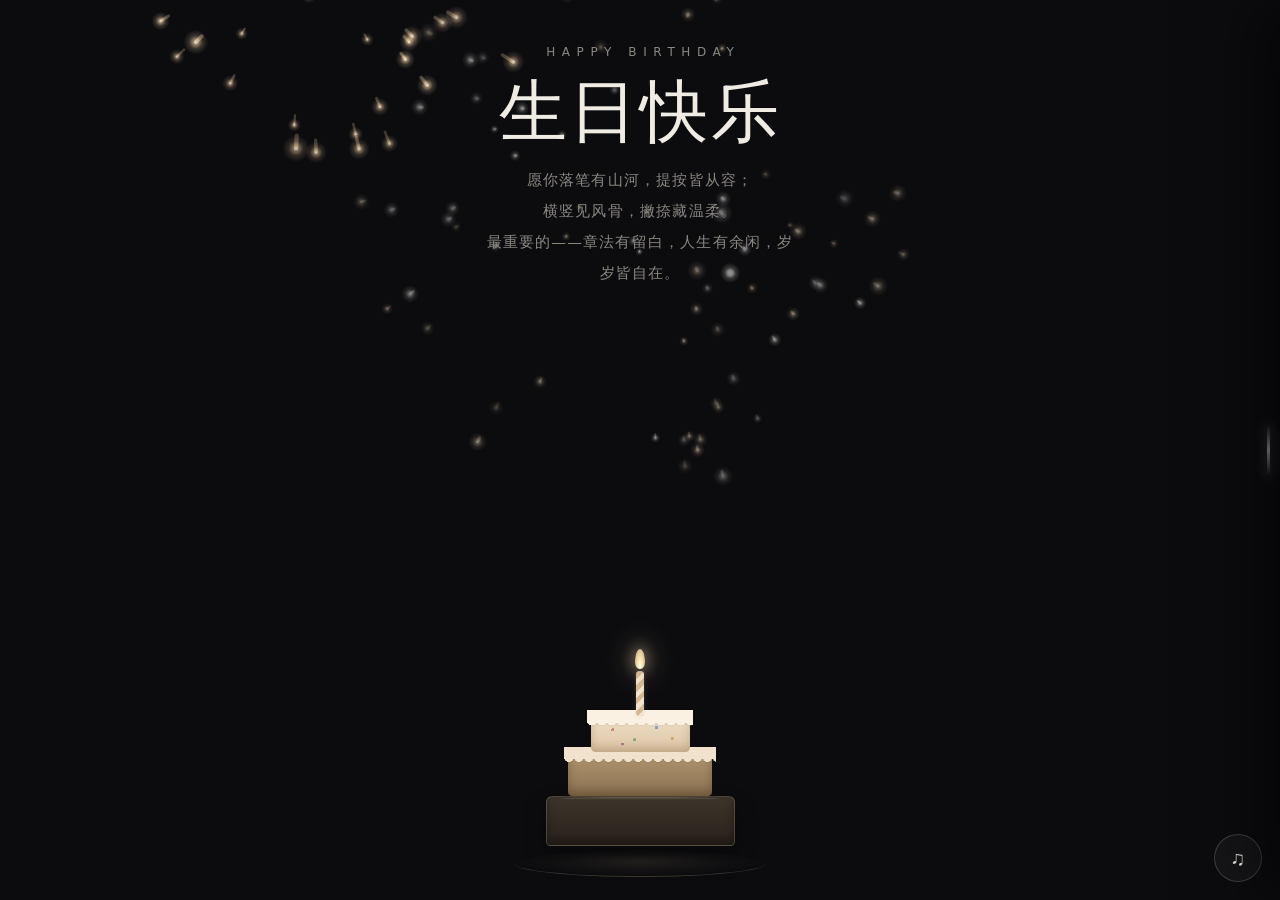
<file: index.html>
<!DOCTYPE html>
<html lang="zh-CN">
<head>
<meta charset="UTF-8">
<meta name="viewport" content="width=device-width, initial-scale=1, maximum-scale=1, user-scalable=no, viewport-fit=cover">
<meta name="theme-color" content="#0c0c0f">
<meta name="apple-mobile-web-app-capable" content="yes">
<meta name="apple-mobile-web-app-status-bar-style" content="black-translucent">
<meta name="format-detection" content="telephone=no">
<title>生日快乐 · Happy Birthday</title>

<link rel="stylesheet" href="css/style.css">
</head>

<body>

<canvas id="fx"></canvas>

<!-- ============ 侧边触发条 ============ -->
<button class="drawer-trigger" id="drawerTrigger" type="button" aria-label="打开播放信息">
  <span class="drawer-trigger-line"></span>
</button>

<!-- ============ 抽屉遮罩 ============ -->
<div class="drawer-overlay" id="drawerOverlay"></div>

<!-- ============ 侧边抽屉 · 正在播放 ============ -->
<aside class="drawer" id="songDrawer" aria-label="正在播放">
  <button class="drawer-close" id="drawerClose" type="button" aria-label="关闭">×</button>

  <div class="np-header">
    <span class="np-dot"></span>
    <span class="np-label">正在播放 · 林俊杰</span>
  </div>

  <div class="np-body" id="nowPlaying" title="点击在网易云搜索这首歌">
    <p class="np-title" id="npTitle">江南</p>
    <p class="np-meta" id="npMeta">《第二天堂》 · 2004</p>
    <p class="np-lyric" id="npLyric">圈圈圆圆圈圈，天天年年天天的我</p>
  </div>

  <div class="np-controls">
    <span class="np-search-hint">点击歌名去搜索</span>
    <button class="np-btn" id="npPrev" type="button" aria-label="上一首">‹</button>
    <button class="np-btn" id="npNext" type="button" aria-label="下一首">›</button>
  </div>
</aside>

<main class="stage">

  <header class="hero">
    <p class="eyebrow">Happy Birthday</p>
    <h1 class="title">生日快乐</h1>
    <p class="wish">
      愿你落笔有山河，提按皆从容；<br>
      横竖见风骨，撇捺藏温柔。<br>
      最重要的——章法有留白，人生有余闲，岁岁皆自在。
    </p>
  </header>

  <div class="cake-scene" aria-hidden="true">
    <div class="cake">
      <div class="candle"><div class="flame"></div></div>
      <div class="layer layer-1"></div>
      <div class="layer layer-2"></div>
      <div class="layer layer-3"></div>
      <div class="plate"></div>
    </div>
  </div>

</main>

<button id="musicFab" class="music-fab" type="button" aria-label="播放音乐">♫</button>

<div class="panel-overlay" id="panelOverlay">
  <div class="panel" role="dialog" aria-label="播放音乐">
    <button class="panel-close" id="panelClose" type="button" aria-label="关闭">×</button>
    <h2>播放音乐</h2>
    <p>粘贴网易云 / QQ音乐 / Spotify 的歌曲分享链接，将直接唤起对应 App 播放。</p>
    <input id="musicInput" class="panel-input" type="url" inputmode="url" autocomplete="off" placeholder="粘贴音乐分享链接…" />
    <div class="panel-actions">
      <button id="openLinkBtn" class="panel-btn primary" type="button">打开链接</button>
      <button id="searchBtn" class="panel-btn" type="button">搜索生日歌</button>
    </div>
    <div class="panel-hint" id="panelHint">
      支持：<br>
      网易云 music.163.com/song?id=…　·　QQ音乐 y.qq.com/…<br>
      Spotify open.spotify.com/track/…　·　YouTube Music music.youtube.com/watch?v=…
    </div>
  </div>
</div>

<script src="js/script.js"></script>
</body>
</html>
</file>
<file: css/style.css>
/* ==========================================================
   1. 基础 & 极简背景
   ========================================================== */
*, *::before, *::after { box-sizing: border-box; }

:root {
  --bg: #0c0c0f;
  --text: #f0ece4;
  --text-dim: #8a8680;
  --accent: #d4b896;
  --accent-soft: #a89070;
  --surface: rgba(255, 255, 255, .045);
  --border: rgba(255, 255, 255, .1);
  --border-strong: rgba(255, 255, 255, .18);
  --safe-top: env(safe-area-inset-top, 0px);
  --safe-right: env(safe-area-inset-right, 0px);
  --safe-bottom: env(safe-area-inset-bottom, 0px);
  --safe-left: env(safe-area-inset-left, 0px);
}

html {
  height: 100%;
  -webkit-text-size-adjust: 100%;
  text-size-adjust: 100%;
}

html, body {
  margin: 0;
  padding: 0;
  overflow: hidden;
  overscroll-behavior: none;
}

body {
  height: 100vh;
  height: 100dvh;
  min-height: 100vh;
  min-height: 100dvh;
  background: var(--bg);
  color: var(--text);
  font-family: "Helvetica Neue", "PingFang SC", "Hiragino Sans GB", "Microsoft YaHei", system-ui, sans-serif;
  -webkit-tap-highlight-color: transparent;
  touch-action: manipulation;
  user-select: none;
  -webkit-user-select: none;
  font-weight: 300;
}

/* ==========================================================
   2. 烟花画布
   ========================================================== */
#fx {
  position: fixed;
  inset: 0;
  width: 100%;
  height: 100%;
  z-index: 0;
  pointer-events: none;
  touch-action: none;
}

/* ==========================================================
   3. 舞台布局
   ========================================================== */
.stage {
  position: relative;
  z-index: 2;
  display: flex;
  flex-direction: column;
  align-items: center;
  justify-content: space-between;
  height: 100vh;
  height: 100dvh;
  padding:
    calc(var(--safe-top) + max(28px, 5vh))
    calc(var(--safe-right) + 20px)
    calc(var(--safe-bottom) + max(20px, 3vh))
    calc(var(--safe-left) + 20px);
  text-align: center;
}

/* ---------- 文字 ---------- */
.hero {
  display: flex;
  flex-direction: column;
  align-items: center;
  gap: clamp(10px, 1.6vh, 18px);
  pointer-events: none;
}

.hero > * {
  animation: rise .9s cubic-bezier(.2, .7, .3, 1) both;
}
.hero > *:nth-child(1) { animation-delay: .05s; }
.hero > *:nth-child(2) { animation-delay: .18s; }
.hero > *:nth-child(3) { animation-delay: .32s; }
.hero > *:nth-child(4) { animation-delay: .48s; }

@keyframes rise {
  from { opacity: 0; transform: translateY(16px); filter: blur(6px); }
  to   { opacity: 1; transform: translateY(0);    filter: blur(0); }
}

.eyebrow {
  margin: 0;
  font-size: clamp(10px, 1.5vmin, 12px);
  letter-spacing: .55em;
  text-indent: .55em;
  text-transform: uppercase;
  color: var(--text-dim);
  font-weight: 300;
}

.title {
  margin: 0;
  font-size: clamp(2rem, 7.5vmin, 4.6rem);
  line-height: 1.15;
  font-weight: 200;
  letter-spacing: .04em;
  color: var(--text);
}

.name {
  margin: 0;
  font-size: clamp(.95rem, 2.8vmin, 1.6rem);
  letter-spacing: .3em;
  text-indent: .3em;
  color: var(--accent);
  font-weight: 300;
}

.wish {
  margin: 0;
  max-width: 34ch;
  font-size: clamp(.72rem, 1.9vmin, .92rem);
  line-height: 2.1;
  letter-spacing: .08em;
  color: var(--text-dim);
  font-weight: 300;
}

/* ==========================================================
   4. 侧边触发条
   ========================================================== */
.drawer-trigger {
  position: fixed;
  top: 50%;
  right: var(--safe-right);
  transform: translateY(-50%);
  z-index: 16;
  width: 24px;
  height: 140px;
  padding: 0;
  border: none;
  background: transparent;
  cursor: pointer;
  display: flex;
  align-items: center;
  justify-content: center;
  -webkit-tap-highlight-color: transparent;
  transition: opacity .3s ease;
}

.drawer-trigger-line {
  display: block;
  width: 3px;
  height: 54px;
  border-radius: 3px;
  background: linear-gradient(180deg,
              transparent 0%,
              rgba(255, 255, 255, .55) 50%,
              transparent 100%);
  box-shadow: 0 0 12px rgba(255, 255, 255, .3);
  animation: triggerPulse 3.2s ease-in-out infinite;
  transition: height .3s ease, background .3s ease, box-shadow .3s ease;
}

.drawer-trigger:hover .drawer-trigger-line,
.drawer-trigger:focus-visible .drawer-trigger-line {
  height: 76px;
  background: linear-gradient(180deg,
              transparent 0%,
              rgba(212, 184, 150, .95) 50%,
              transparent 100%);
  box-shadow: 0 0 18px rgba(212, 184, 150, .45);
}

@keyframes triggerPulse {
  0%, 100% { opacity: .35; }
  50%      { opacity: .9;  }
}

body.drawer-open .drawer-trigger {
  opacity: 0;
  pointer-events: none;
}

/* ==========================================================
   5. 抽屉遮罩
   ========================================================== */
.drawer-overlay {
  position: fixed;
  inset: 0;
  z-index: 31;
  background: rgba(0, 0, 0, .38);
  opacity: 0;
  pointer-events: none;
  transition: opacity .35s ease;
}

.drawer-overlay.open {
  opacity: 1;
  pointer-events: auto;
}

/* ==========================================================
   6. 侧边抽屉 · 正在播放
   ========================================================== */
.drawer {
  position: fixed;
  top: 0;
  right: 0;
  z-index: 32;
  width: min(300px, 82vw);
  height: 100vh;
  height: 100dvh;
  padding:
    calc(var(--safe-top) + 32px)
    calc(var(--safe-right) + 22px)
    calc(var(--safe-bottom) + 28px)
    22px;
  background: rgba(16, 16, 20, .94);
  backdrop-filter: blur(22px);
  -webkit-backdrop-filter: blur(22px);
  border-left: 1px solid rgba(255, 255, 255, .08);
  box-shadow: -24px 0 60px rgba(0, 0, 0, .55);
  transform: translateX(100%);
  transition: transform .42s cubic-bezier(.2, .8, .3, 1);
  display: flex;
  flex-direction: column;
  color: var(--text);
  overflow-y: auto;
  -webkit-overflow-scrolling: touch;
  touch-action: pan-y;
  will-change: transform;
}

.drawer.open {
  transform: translateX(0);
}

.drawer-close {
  position: absolute;
  top: calc(var(--safe-top) + 16px);
  right: calc(var(--safe-right) + 16px);
  width: 30px;
  height: 30px;
  border: none;
  border-radius: 8px;
  background: transparent;
  color: var(--text-dim);
  font-size: 22px;
  line-height: 1;
  cursor: pointer;
  transition: background .2s, color .2s;
}

.drawer-close:hover {
  background: rgba(255, 255, 255, .07);
  color: var(--text);
}

.np-header {
  display: flex;
  align-items: center;
  gap: 7px;
  margin-bottom: 22px;
}

.np-dot {
  width: 5px;
  height: 5px;
  border-radius: 50%;
  background: var(--accent);
  box-shadow: 0 0 8px rgba(212, 184, 150, .7);
  animation: dotPulse 1.8s ease-in-out infinite;
  flex-shrink: 0;
}

@keyframes dotPulse {
  0%, 100% { opacity: .5; transform: scale(.9); }
  50%      { opacity: 1;  transform: scale(1.25); }
}

.np-label {
  font-size: 10px;
  letter-spacing: .18em;
  text-transform: uppercase;
  color: var(--text-dim);
  font-weight: 300;
}

.np-body {
  cursor: pointer;
}

.np-title {
  margin: 0 0 6px;
  font-size: clamp(18px, 2.6vmin, 22px);
  font-weight: 400;
  letter-spacing: .05em;
  line-height: 1.4;
  color: var(--text);
  transition: color .25s;
}

.np-body:hover .np-title {
  color: var(--accent);
}

.np-meta {
  margin: 0 0 18px;
  font-size: 11.5px;
  color: var(--text-dim);
  letter-spacing: .04em;
}

.np-lyric {
  margin: 0;
  font-size: 13px;
  line-height: 2;
  color: rgba(212, 184, 150, .82);
  letter-spacing: .03em;
  display: -webkit-box;
  -webkit-line-clamp: 4;
  -webkit-box-orient: vertical;
  overflow: hidden;
  transition: opacity .3s ease;
}

.np-controls {
  display: flex;
  align-items: center;
  gap: 6px;
  margin-top: auto;
  padding-top: 18px;
  border-top: 1px solid rgba(255, 255, 255, .08);
}

.np-btn {
  width: 40px;
  height: 40px;
  border: 1px solid var(--border);
  border-radius: 10px;
  background: transparent;
  color: var(--text-dim);
  font-size: 20px;
  line-height: 1;
  display: flex;
  align-items: center;
  justify-content: center;
  cursor: pointer;
  transition: background .2s, color .2s, border-color .2s, transform .15s;
  font-family: inherit;
  -webkit-tap-highlight-color: transparent;
}

.np-btn:hover {
  background: rgba(255, 255, 255, .07);
  color: var(--text);
  border-color: var(--border-strong);
}

.np-btn:active { transform: scale(.92); }

.np-search-hint {
  margin-right: auto;
  font-size: 10px;
  color: var(--text-dim);
  letter-spacing: .06em;
  opacity: .65;
}

/* ==========================================================
   7. 极简蛋糕
   ========================================================== */
.cake-scene {
  position: relative;
  font-size: clamp(5px, 1.5vmin, 9px);
  animation: cakeIn 1s cubic-bezier(.2, .8, .3, 1) .45s both;
  will-change: transform;
}

@keyframes cakeIn {
  from { opacity: 0; transform: translateY(30px) scale(.96); }
  to   { opacity: 1; transform: translateY(0)    scale(1); }
}

.cake {
  position: relative;
  width: 22em;
  height: 26em;
  animation: floatY 7s ease-in-out infinite;
}

@keyframes floatY {
  0%, 100% { transform: translateY(0); }
  50%      { transform: translateY(-.5em); }
}

.plate {
  position: absolute;
  bottom: -.4em;
  left: 50%;
  margin-left: -14em;
  width: 28em;
  height: 3em;
  border-radius: 50%;
  background: radial-gradient(ellipse at 50% 45%,
              rgba(212, 184, 150, .13) 0%,
              rgba(212, 184, 150, .04) 45%,
              transparent 72%);
  border-bottom: 1px solid rgba(212, 184, 150, .22);
  z-index: 0;
}

.layer {
  position: absolute;
  left: 50%;
  border-radius: .7em .7em .5em .5em;
}

.layer::before {
  content: "";
  position: absolute;
  top: 0; left: 8%; right: 8%;
  height: .35em;
  border-radius: 50%;
  background: linear-gradient(180deg, rgba(255, 255, 255, .2), transparent);
  z-index: 2;
}

.layer-1 {
  bottom: 3em;
  width: 21em; height: 5.6em;
  margin-left: -10.5em;
  background: linear-gradient(180deg, #3d342a 0%, #2a221c 100%);
  border: 1px solid rgba(212, 184, 150, .2);
  box-shadow: 0 1.2em 2.4em rgba(0, 0, 0, .4),
              inset 0 -.6em 1em rgba(0, 0, 0, .3);
  z-index: 1;
}

.layer-2 {
  bottom: 8.6em;
  width: 16em; height: 4.8em;
  margin-left: -8em;
  background: linear-gradient(180deg, #b09670 0%, #8a7050 100%);
  box-shadow: inset 0 -.5em 1em rgba(60, 40, 20, .35);
  z-index: 2;
}

.layer-2::after {
  content: "";
  position: absolute;
  left: -3%; right: -3%;
  top: -.6em;
  height: 1.9em;
  background:
    radial-gradient(circle at .55em 1.1em, #f0e2cc .55em, transparent .58em) 0 0 / 1.1em 1.9em repeat-x,
    linear-gradient(#f0e2cc, #f0e2cc) 0 0 / 100% 1.1em no-repeat;
  filter: drop-shadow(0 .1em .12em rgba(0, 0, 0, .15));
  z-index: 3;
}

.layer-3 {
  bottom: 13.4em;
  width: 11em; height: 4em;
  margin-left: -5.5em;
  background:
    radial-gradient(circle at 22% 38%, #c98a8a .17em, transparent .19em),
    radial-gradient(circle at 44% 66%, #8fa87c .17em, transparent .19em),
    radial-gradient(circle at 66% 32%, #8a9fc9 .17em, transparent .19em),
    radial-gradient(circle at 82% 62%, #c9a86a .16em, transparent .18em),
    radial-gradient(circle at 32% 78%, #b07a8a .15em, transparent .17em),
    linear-gradient(180deg, #efe0c8 0%, #dcc4a4 100%);
  box-shadow: inset 0 -.4em .9em rgba(120, 90, 50, .3);
  z-index: 3;
}

.layer-3::after {
  content: "";
  position: absolute;
  left: -4%; right: -4%;
  top: -.7em;
  height: 2em;
  background:
    radial-gradient(circle at .55em 1.15em, #faf1e2 .55em, transparent .58em) 0 0 / 1.1em 2em repeat-x,
    linear-gradient(#faf1e2, #faf1e2) 0 0 / 100% 1.15em no-repeat;
  filter: drop-shadow(0 .1em .12em rgba(0, 0, 0, .15));
  z-index: 3;
}

.candle {
  position: absolute;
  left: 50%;
  bottom: 17.4em;
  width: .8em;
  height: 5em;
  margin-left: -.4em;
  border-radius: .4em;
  background: repeating-linear-gradient(
    -45deg,
    #f0e2cc 0 .5em,
    #d4b896 .5em 1em
  );
  box-shadow: 0 0 .6em rgba(212, 184, 150, .2);
  z-index: 5;
}

.flame {
  position: absolute;
  left: 50%;
  bottom: 100%;
  width: 1.2em;
  height: 2.2em;
  margin-left: -.6em;
  margin-bottom: .3em;
  border-radius: 50% 50% 45% 45% / 64% 64% 36% 36%;
  background: radial-gradient(ellipse at 50% 80%,
              #fffdf0 0%, #f5dfa8 38%, #d4b896 72%, transparent 100%);
  filter: blur(.04em);
  transform-origin: 50% 100%;
  box-shadow:
    0 0 1.4em .4em rgba(212, 184, 150, .4),
    0 0 3em 1.2em rgba(212, 184, 150, .15);
  animation: flicker 2.2s ease-in-out infinite;
  z-index: 6;
}

@keyframes flicker {
  0%, 100% { transform: scale(1, 1)      rotate(-1deg);   opacity: .92; }
  30%      { transform: scale(.94, 1.06) rotate(1.5deg);  opacity: 1;   }
  60%      { transform: scale(1.04, .96) rotate(-1.5deg); opacity: .86; }
}

/* ==========================================================
   8. 音乐按钮 & 面板
   ========================================================== */
.music-fab {
  position: fixed;
  right: calc(var(--safe-right) + 18px);
  bottom: calc(var(--safe-bottom) + 18px);
  z-index: 20;
  width: 48px;
  height: 48px;
  border-radius: 50%;
  border: 1px solid var(--border-strong);
  background: var(--surface);
  backdrop-filter: blur(16px);
  -webkit-backdrop-filter: blur(16px);
  color: var(--text);
  font-size: 20px;
  display: flex;
  align-items: center;
  justify-content: center;
  cursor: pointer;
  transition: background .25s, transform .18s, border-color .25s;
  -webkit-tap-highlight-color: transparent;
}

.music-fab:hover  { background: rgba(255,255,255,.09); border-color: rgba(255,255,255,.28); }
.music-fab:active { transform: scale(.92); }

.panel-overlay {
  position: fixed;
  inset: 0;
  z-index: 30;
  background: rgba(0, 0, 0, .55);
  backdrop-filter: blur(6px);
  -webkit-backdrop-filter: blur(6px);
  opacity: 0;
  pointer-events: none;
  transition: opacity .3s ease;
}

.panel-overlay.open {
  opacity: 1;
  pointer-events: auto;
}

.panel {
  position: fixed;
  left: 50%;
  bottom: 0;
  z-index: 31;
  width: min(100% - 32px, 460px);
  transform: translate(-50%, 110%);
  transition: transform .38s cubic-bezier(.2, .8, .3, 1);
  background: #141417;
  border: 1px solid var(--border);
  border-radius: 20px 20px 0 0;
  padding:
    24px
    20px
    calc(var(--safe-bottom) + 24px)
    20px;
  color: var(--text);
  max-height: 90vh;
  max-height: 90dvh;
  overflow-y: auto;
  -webkit-overflow-scrolling: touch;
}

.panel-overlay.open .panel {
  transform: translate(-50%, 0);
}

.panel h2 {
  margin: 0 0 4px;
  font-size: 16px;
  font-weight: 400;
  letter-spacing: .08em;
}

.panel p {
  margin: 0 0 18px;
  font-size: 12px;
  color: var(--text-dim);
  line-height: 1.7;
}

.panel-input {
  width: 100%;
  padding: 12px 14px;
  border-radius: 12px;
  border: 1px solid var(--border);
  background: rgba(255, 255, 255, .04);
  color: var(--text);
  font-size: 16px; /* iOS 不缩放的最小字号 */
  font-family: inherit;
  font-weight: 300;
  outline: none;
  transition: border-color .25s;
  -webkit-appearance: none;
  appearance: none;
}

.panel-input:focus { border-color: var(--accent-soft); }
.panel-input::placeholder { color: #5a5650; }

.panel-actions {
  display: flex;
  gap: 10px;
  margin-top: 14px;
}

.panel-btn {
  flex: 1;
  min-height: 44px;
  padding: 11px 14px;
  border-radius: 12px;
  border: 1px solid var(--border-strong);
  background: transparent;
  color: var(--text);
  font-size: 14px;
  font-family: inherit;
  font-weight: 300;
  letter-spacing: .04em;
  cursor: pointer;
  transition: background .25s, border-color .25s;
  -webkit-tap-highlight-color: transparent;
}

.panel-btn.primary {
  background: var(--accent);
  border-color: var(--accent);
  color: #0c0c0f;
  font-weight: 500;
}

.panel-btn:hover { background: rgba(255,255,255,.07); }
.panel-btn.primary:hover { background: #e0c8a8; }

.panel-hint {
  margin-top: 14px;
  font-size: 11px;
  color: var(--text-dim);
  line-height: 1.8;
}

.panel-hint a {
  color: var(--accent);
  text-decoration: none;
  border-bottom: 1px solid rgba(212, 184, 150, .3);
}

.panel-close {
  position: absolute;
  top: 14px;
  right: 16px;
  width: 32px;
  height: 32px;
  border: none;
  border-radius: 8px;
  background: transparent;
  color: var(--text-dim);
  font-size: 20px;
  cursor: pointer;
  line-height: 1;
  -webkit-tap-highlight-color: transparent;
}

/* ==========================================================
   9. 触屏设备适配（pointer: coarse）
   ========================================================== */
@media (pointer: coarse) {
  /* 触发条点击区域加大，视觉不变 */
  .drawer-trigger {
    width: 36px;
  }
  .drawer-trigger-line {
    width: 4px;
    height: 64px;
  }

  /* 抽屉控制按钮 ≥44px */
  .np-btn {
    width: 44px;
    height: 44px;
    font-size: 22px;
  }
  .drawer-close {
    width: 40px;
    height: 40px;
    font-size: 24px;
  }

  /* 去掉 hover 效果，避免触摸设备残留样式 */
  .now-playing:hover .np-title,
  .np-body:hover .np-title { color: var(--text); }
}

/* ==========================================================
   10. 窄屏适配
   ========================================================== */
@media (max-width: 480px) {
  .drawer {
    width: min(320px, 86vw);
    padding-left: calc(var(--safe-left) + 20px);
    padding-right: calc(var(--safe-right) + 20px);
  }
  .np-search-hint { display: none; }
  .np-controls { justify-content: flex-end; }
}

@media (max-width: 420px) {
  .wish { font-size: .7rem; line-height: 1.95; }
  .music-fab { width: 44px; height: 44px; font-size: 18px; }
}

/* ==========================================================
   11. 矮屏适配（横屏 / 小屏手机）
   ========================================================== */
@media (max-height: 620px) {
  .wish { display: none; }
  .cake-scene { font-size: clamp(4.2px, 1.3vmin, 6px); }
  .drawer {
    padding-top: calc(var(--safe-top) + 24px);
    padding-bottom: calc(var(--safe-bottom) + 20px);
  }
  .np-header { margin-bottom: 14px; }
  .np-meta { margin-bottom: 12px; }
  .np-lyric { -webkit-line-clamp: 2; }
  .np-title { font-size: 17px; }
}

/* ==========================================================
   12. 横屏手机特别处理
   ========================================================== */
@media (max-height: 480px) and (orientation: landscape) {
  .title { font-size: clamp(1.6rem, 5vmin, 2.6rem); }
  .name { font-size: clamp(.85rem, 2.2vmin, 1.2rem); }
  .eyebrow { font-size: 10px; }
  .cake-scene { font-size: clamp(3.6px, 1.1vmin, 5px); }
  .hero { gap: 8px; }
}

/* ==========================================================
   13. 减弱动态效果
   ========================================================== */
@media (prefers-reduced-motion: reduce) {
  .cake, .flame, .np-dot, .drawer-trigger-line { animation: none !important; }
  .drawer { transition: none; }
}
</file>
